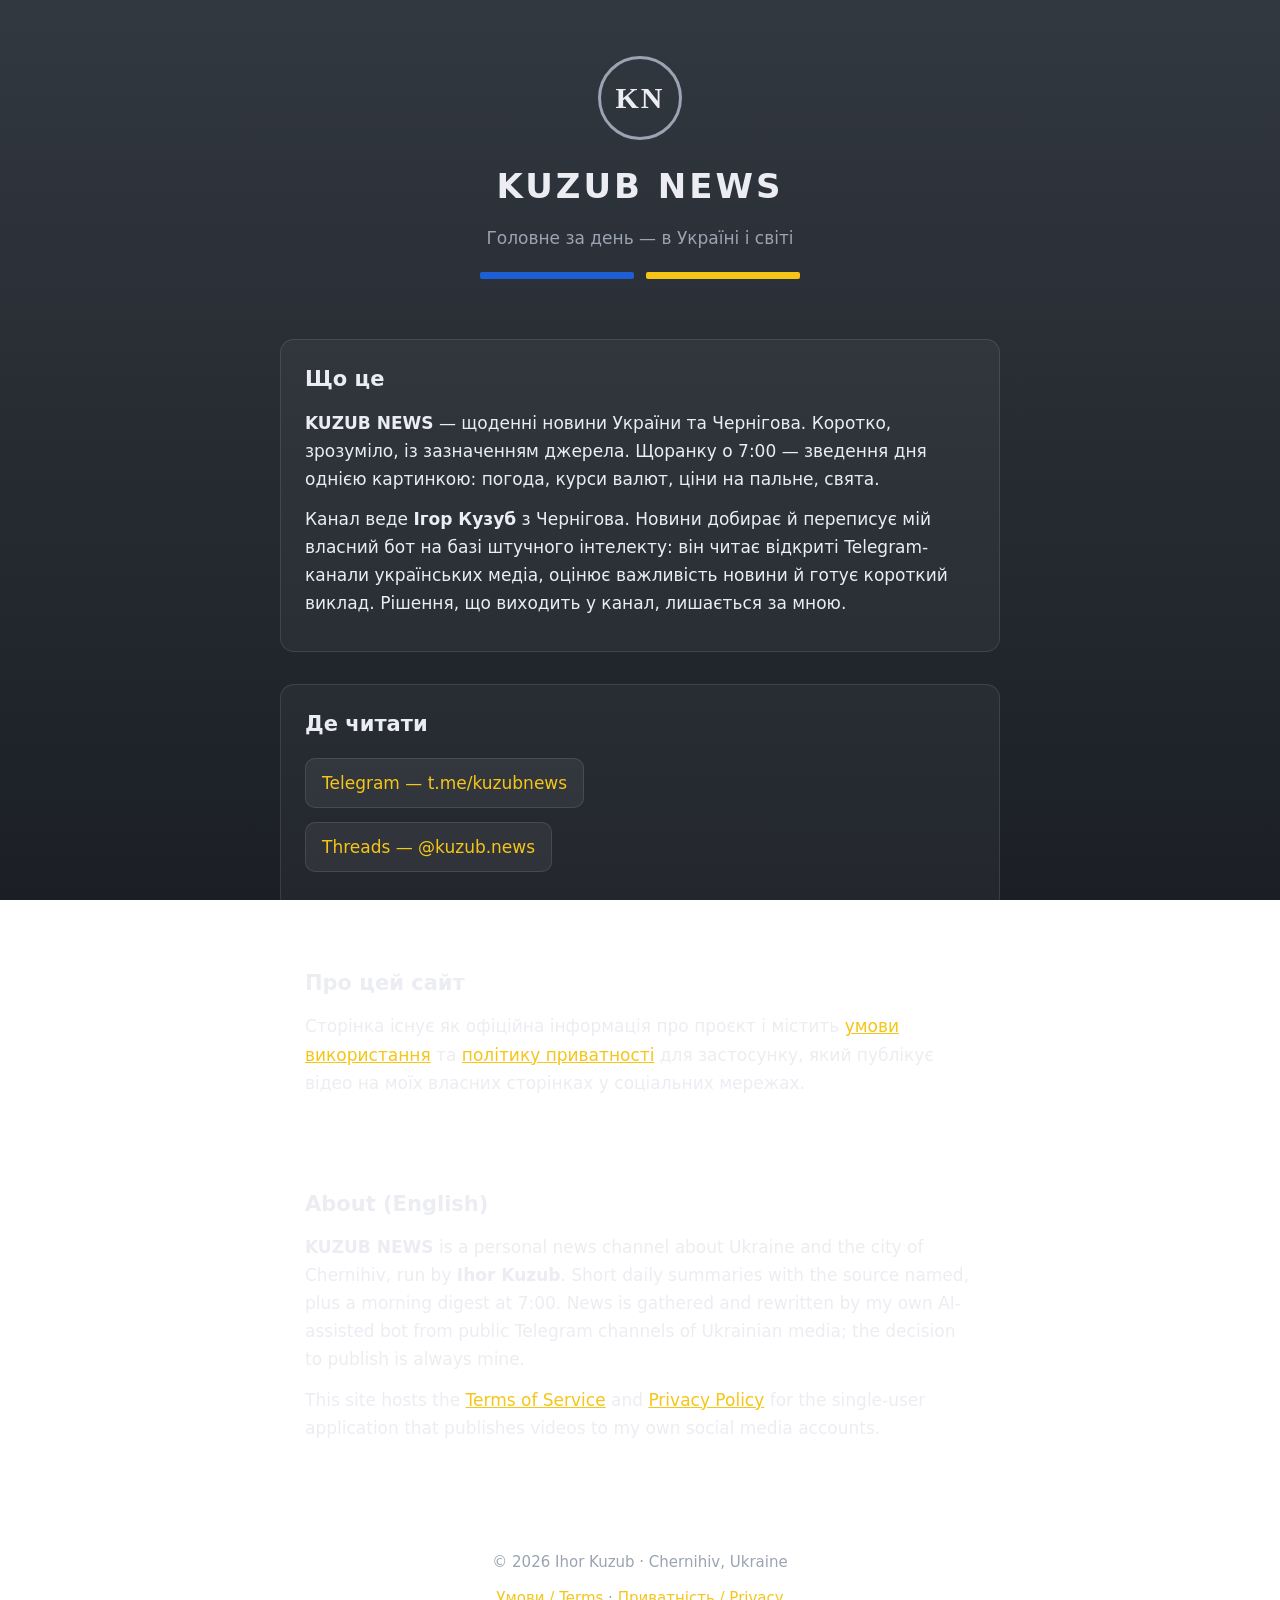
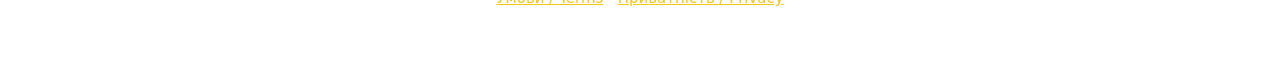
<file: index.html>
<!doctype html>
<html lang="uk">
<head>
<meta charset="utf-8">
<meta name="viewport" content="width=device-width, initial-scale=1">
<title>KUZUB NEWS</title>
<meta name="description" content="KUZUB NEWS — щоденні новини України та Чернігова в Telegram і Threads. Автор — Ігор Кузуб.">
<link rel="stylesheet" href="style.css">
</head>
<body>
<header>
  <div class="logo">KN</div>
  <h1>KUZUB NEWS</h1>
  <p class="tagline">Головне за день — в Україні і світі</p>
  <div class="stripe"><span></span><span></span></div>
</header>

<main>
  <section>
    <h2>Що це</h2>
    <p>
      <b>KUZUB NEWS</b> — щоденні новини України та Чернігова. Коротко, зрозуміло, із зазначенням джерела.
      Щоранку о 7:00 — зведення дня однією картинкою: погода, курси валют, ціни на пальне, свята.
    </p>
    <p>
      Канал веде <b>Ігор Кузуб</b> з Чернігова. Новини добирає й переписує мій власний бот на базі
      штучного інтелекту: він читає відкриті Telegram-канали українських медіа, оцінює важливість
      новини й готує короткий виклад. Рішення, що виходить у канал, лишається за мною.
    </p>
  </section>

  <section>
    <h2>Де читати</h2>
    <ul class="links">
      <li><a href="https://t.me/kuzubnews" rel="noopener">Telegram — t.me/kuzubnews</a></li>
      <li><a href="https://www.threads.com/@kuzub.news" rel="noopener">Threads — @kuzub.news</a></li>
    </ul>
  </section>

  <section>
    <h2>Про цей сайт</h2>
    <p>
      Сторінка існує як офіційна інформація про проєкт і містить
      <a href="terms.html">умови використання</a> та
      <a href="privacy.html">політику приватності</a> для застосунку, який публікує відео
      на моїх власних сторінках у соціальних мережах.
    </p>
  </section>

  <section lang="en">
    <h2>About (English)</h2>
    <p>
      <b>KUZUB NEWS</b> is a personal news channel about Ukraine and the city of Chernihiv, run by
      <b>Ihor Kuzub</b>. Short daily summaries with the source named, plus a morning digest at 7:00.
      News is gathered and rewritten by my own AI-assisted bot from public Telegram channels of
      Ukrainian media; the decision to publish is always mine.
    </p>
    <p>
      This site hosts the <a href="terms.html">Terms of Service</a> and
      <a href="privacy.html">Privacy Policy</a> for the single-user application that publishes
      videos to my own social media accounts.
    </p>
  </section>
</main>

<footer>
  <p>© 2026 Ihor Kuzub · Chernihiv, Ukraine</p>
  <p><a href="terms.html">Умови / Terms</a> · <a href="privacy.html">Приватність / Privacy</a></p>
</footer>
</body>
</html>
</file>
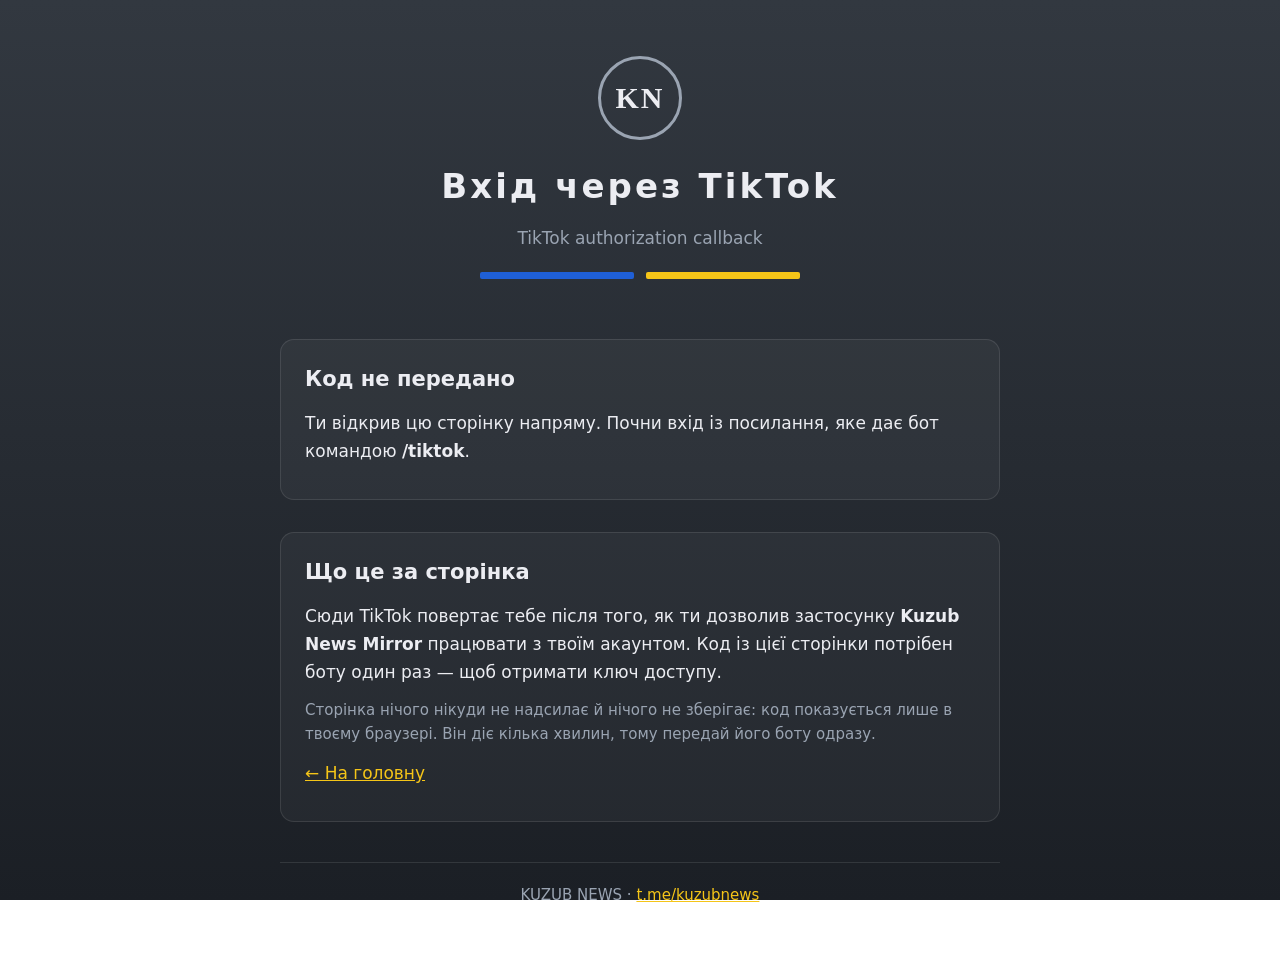
<file: callback.html>
<!doctype html>
<html lang="uk">
<head>
<meta charset="utf-8">
<meta name="viewport" content="width=device-width, initial-scale=1">
<meta name="robots" content="noindex, nofollow">
<title>Вхід через TikTok — KUZUB NEWS</title>
<meta name="description" content="Сторінка повернення після авторизації застосунку KUZUB NEWS Mirror у TikTok.">
<link rel="stylesheet" href="style.css">
<style>
  .code-box {
    margin: 14px 0;
    padding: 14px 16px;
    background: rgba(0, 0, 0, .25);
    border: 1px solid var(--line);
    border-radius: 10px;
    font: 15px/1.5 "Cascadia Mono", Consolas, "Courier New", monospace;
    word-break: break-all;
    user-select: all;
  }
  .btn {
    display: inline-block;
    padding: 11px 18px;
    border: 1px solid var(--line);
    border-radius: 10px;
    background: rgba(255, 255, 255, .06);
    color: var(--text);
    font: inherit;
    cursor: pointer;
  }
  .btn:hover { background: rgba(255, 255, 255, .12); }
  .ok { color: var(--yellow); }
  .err { color: #ff8e8e; }
  .hint { color: var(--dim); font-size: 15px; }
</style>
</head>
<body>
<header>
  <div class="logo">KN</div>
  <h1>Вхід через TikTok</h1>
  <p class="tagline">TikTok authorization callback</p>
  <div class="stripe"><span></span><span></span></div>
</header>

<main>
  <section id="result">
    <p class="hint">Зачекай секунду…</p>
  </section>

  <section>
    <h2>Що це за сторінка</h2>
    <p>Сюди TikTok повертає тебе після того, як ти дозволив застосунку
      <strong>Kuzub News Mirror</strong> працювати з твоїм акаунтом. Код із цієї сторінки
      потрібен боту один раз — щоб отримати ключ доступу.</p>
    <p class="hint">Сторінка нічого нікуди не надсилає й нічого не зберігає: код показується
      лише в твоєму браузері. Він діє кілька хвилин, тому передай його боту одразу.</p>
    <p><a href="index.html">← На головну</a></p>
  </section>
</main>

<footer>
  KUZUB NEWS · <a href="https://t.me/kuzubnews">t.me/kuzubnews</a>
</footer>

<script>
(function () {
  var box = document.getElementById('result');
  var p = new URLSearchParams(window.location.search);
  var code = p.get('code');
  var state = p.get('state');
  var err = p.get('error') || p.get('errCode');
  var errDesc = p.get('error_description') || p.get('errMsg');

  function esc(s) {
    return String(s).replace(/[&<>"']/g, function (c) {
      return { '&': '&amp;', '<': '&lt;', '>': '&gt;', '"': '&quot;', "'": '&#39;' }[c];
    });
  }

  if (err) {
    box.innerHTML =
      '<h2 class="err">Вхід не завершено</h2>' +
      '<p>TikTok повернув помилку:</p>' +
      '<div class="code-box">' + esc(err) + (errDesc ? '<br>' + esc(errDesc) : '') + '</div>' +
      '<p class="hint">Спробуй ще раз із посилання, яке дав бот. Якщо повторюється — надішли цей текст у чат.</p>';
    return;
  }

  if (!code) {
    box.innerHTML =
      '<h2>Код не передано</h2>' +
      '<p>Ти відкрив цю сторінку напряму. Почни вхід із посилання, яке дає бот командою ' +
      '<strong>/tiktok</strong>.</p>';
    return;
  }

  box.innerHTML =
    '<h2 class="ok">Готово — ось код</h2>' +
    '<p>Скопіюй його і надішли боту:</p>' +
    '<div class="code-box" id="code">' + esc(code) + '</div>' +
    '<p><button class="btn" id="copy" type="button">Копіювати код</button> ' +
    '<span class="hint" id="copied"></span></p>' +
    (state ? '<p class="hint">state: ' + esc(state) + '</p>' : '');

  document.getElementById('copy').addEventListener('click', function () {
    var note = document.getElementById('copied');
    var text = document.getElementById('code').textContent;
    function fallback() {
      var ta = document.createElement('textarea');
      ta.value = text;
      document.body.appendChild(ta);
      ta.select();
      try { document.execCommand('copy'); note.textContent = 'скопійовано'; }
      catch (e) { note.textContent = 'не вийшло — виділи та скопіюй вручну'; }
      document.body.removeChild(ta);
    }
    if (navigator.clipboard && navigator.clipboard.writeText) {
      navigator.clipboard.writeText(text).then(
        function () { note.textContent = 'скопійовано'; },
        fallback
      );
    } else {
      fallback();
    }
  });
})();
</script>
</body>
</html>
</file>
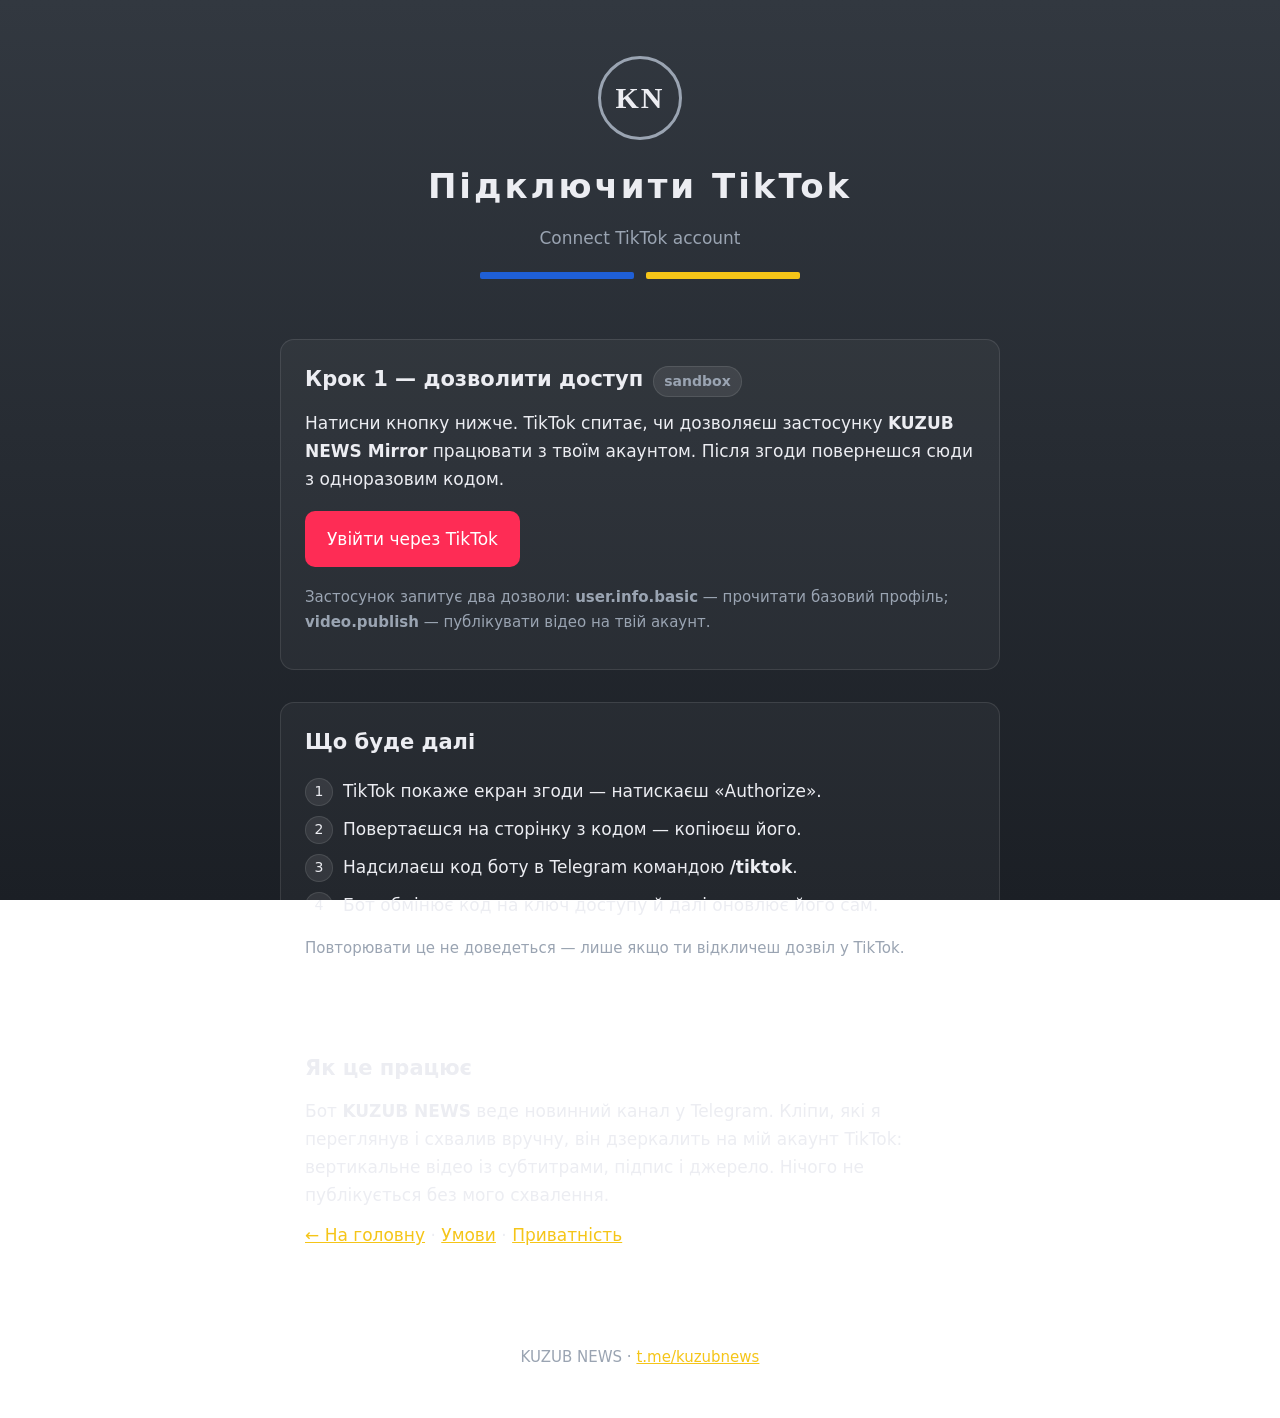
<file: connect.html>
<!doctype html>
<html lang="uk">
<head>
<meta charset="utf-8">
<meta name="viewport" content="width=device-width, initial-scale=1">
<meta name="robots" content="noindex, nofollow">
<title>Підключити TikTok — KUZUB NEWS</title>
<meta name="description" content="Підключення акаунта TikTok до застосунку KUZUB NEWS Mirror.">
<link rel="stylesheet" href="style.css">
<style>
  .tt-btn {
    display: inline-flex;
    align-items: center;
    gap: 10px;
    margin: 6px 0;
    padding: 14px 22px;
    border: none;
    border-radius: 10px;
    background: #fe2c55;
    color: #fff;
    font: 600 17px/1 inherit;
    text-decoration: none;
    cursor: pointer;
  }
  .tt-btn:hover { background: #e02449; color: #fff; }
  .env {
    display: inline-block;
    margin-left: 10px;
    padding: 3px 10px;
    border-radius: 20px;
    background: rgba(255, 255, 255, .08);
    border: 1px solid var(--line);
    color: var(--dim);
    font-size: 14px;
  }
  .steps { counter-reset: s; list-style: none; padding: 0; }
  .steps li {
    counter-increment: s;
    position: relative;
    padding-left: 38px;
    margin: 10px 0;
  }
  .steps li::before {
    content: counter(s);
    position: absolute;
    left: 0;
    top: 1px;
    width: 26px;
    height: 26px;
    border-radius: 50%;
    background: rgba(255, 255, 255, .08);
    border: 1px solid var(--line);
    display: grid;
    place-items: center;
    font-size: 14px;
  }
</style>
</head>
<body>
<header>
  <div class="logo">KN</div>
  <h1>Підключити TikTok</h1>
  <p class="tagline">Connect TikTok account</p>
  <div class="stripe"><span></span><span></span></div>
</header>

<main>
  <section>
    <h2>Крок 1 — дозволити доступ<span class="env" id="env">sandbox</span></h2>
    <p>Натисни кнопку нижче. TikTok спитає, чи дозволяєш застосунку
      <strong>KUZUB NEWS Mirror</strong> працювати з твоїм акаунтом. Після згоди повернешся
      сюди з одноразовим кодом.</p>
    <p><a class="tt-btn" id="login" href="#">Увійти через TikTok</a></p>
    <p class="updated">Застосунок запитує два дозволи:
      <strong>user.info.basic</strong> — прочитати базовий профіль;
      <strong>video.publish</strong> — публікувати відео на твій акаунт.</p>
  </section>

  <section>
    <h2>Що буде далі</h2>
    <ol class="steps">
      <li>TikTok покаже екран згоди — натискаєш «Authorize».</li>
      <li>Повертаєшся на сторінку з кодом — копіюєш його.</li>
      <li>Надсилаєш код боту в Telegram командою <strong>/tiktok</strong>.</li>
      <li>Бот обмінює код на ключ доступу й далі оновлює його сам.</li>
    </ol>
    <p class="updated">Повторювати це не доведеться — лише якщо ти відкличеш дозвіл у TikTok.</p>
  </section>

  <section>
    <h2>Як це працює</h2>
    <p>Бот <strong>KUZUB NEWS</strong> веде новинний канал у Telegram. Кліпи, які я переглянув
      і схвалив вручну, він дзеркалить на мій акаунт TikTok: вертикальне відео із субтитрами,
      підпис і джерело. Нічого не публікується без мого схвалення.</p>
    <p><a href="index.html">← На головну</a> ·
      <a href="terms.html">Умови</a> ·
      <a href="privacy.html">Приватність</a></p>
  </section>
</main>

<footer>
  KUZUB NEWS · <a href="https://t.me/kuzubnews">t.me/kuzubnews</a>
</footer>

<script>
(function () {
  // Ключі застосунку. Client key не є таємницею — він завжди видно в адресі входу.
  var KEYS = {
    sandbox: 'sbawnb3szxqxgzpmrp',
    production: ''            // заповнимо після схвалення застосунку
  };
  var REDIRECT = 'https://kuzubis.github.io/kuzubnews-site/callback.html';
  var SCOPES = 'user.info.basic,video.publish';

  // ?env=production перемикає на бойовий ключ, коли він з'явиться
  var env = new URLSearchParams(window.location.search).get('env') === 'production'
    ? 'production' : 'sandbox';
  document.getElementById('env').textContent = env;

  var key = KEYS[env];
  var btn = document.getElementById('login');

  if (!key) {
    btn.removeAttribute('href');
    btn.style.opacity = '.5';
    btn.style.cursor = 'not-allowed';
    btn.textContent = 'Ключ для цього режиму ще не прописано';
    return;
  }

  // Випадковий state — захист від підробленого повернення
  var state;
  try {
    var a = new Uint8Array(16);
    crypto.getRandomValues(a);
    state = Array.from(a, function (b) { return b.toString(16).padStart(2, '0'); }).join('');
  } catch (e) {
    state = String(Date.now()) + Math.random().toString(16).slice(2);
  }
  try { sessionStorage.setItem('kn_tt_state', state); } catch (e) {}

  btn.href = 'https://www.tiktok.com/v2/auth/authorize/'
    + '?client_key=' + encodeURIComponent(key)
    + '&scope=' + encodeURIComponent(SCOPES)
    + '&response_type=code'
    + '&redirect_uri=' + encodeURIComponent(REDIRECT)
    + '&state=' + encodeURIComponent(state)
    // Без цього TikTok мовчки пускає тих, хто вже давав дозвіл, і екран згоди не показується.
    // Для демо-відео заявки він обов'язковий — там мають бути видні обидва дозволи.
    + '&disable_auto_auth=1';
})();
</script>
</body>
</html>
</file>
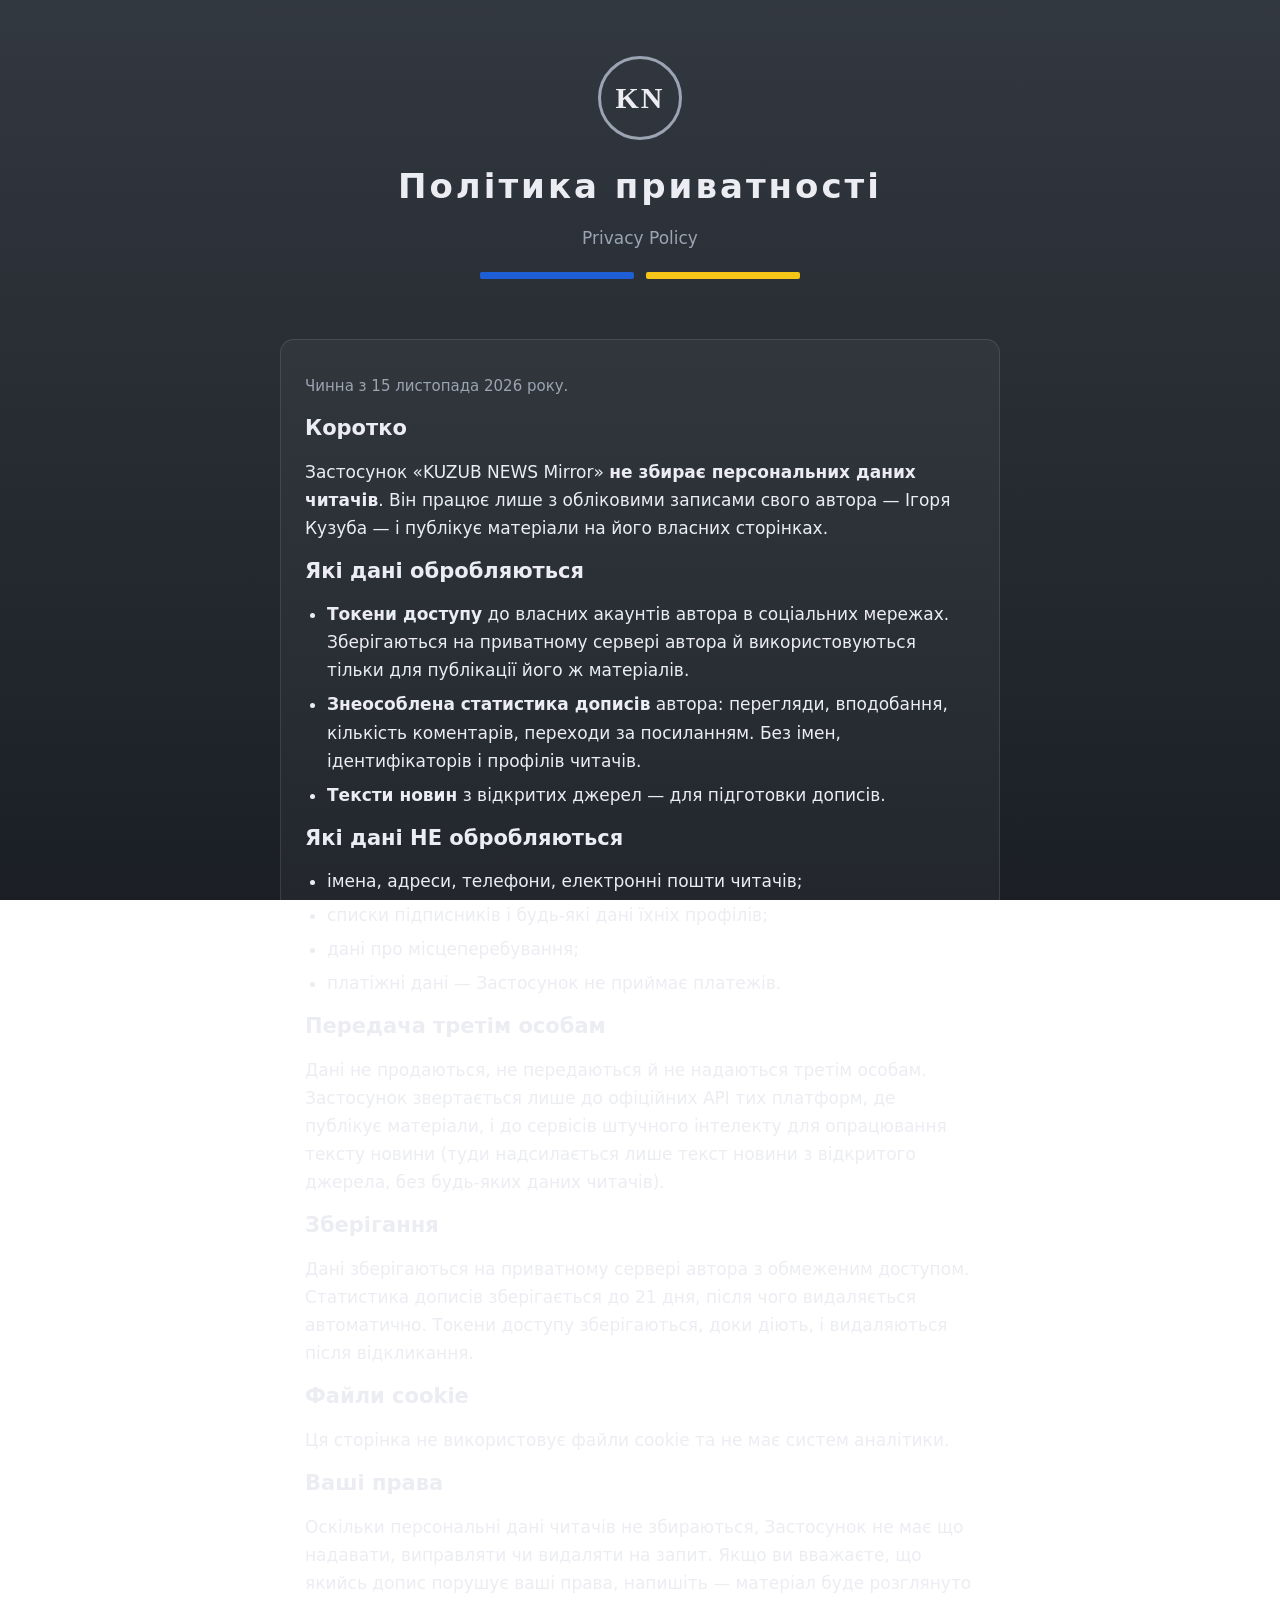
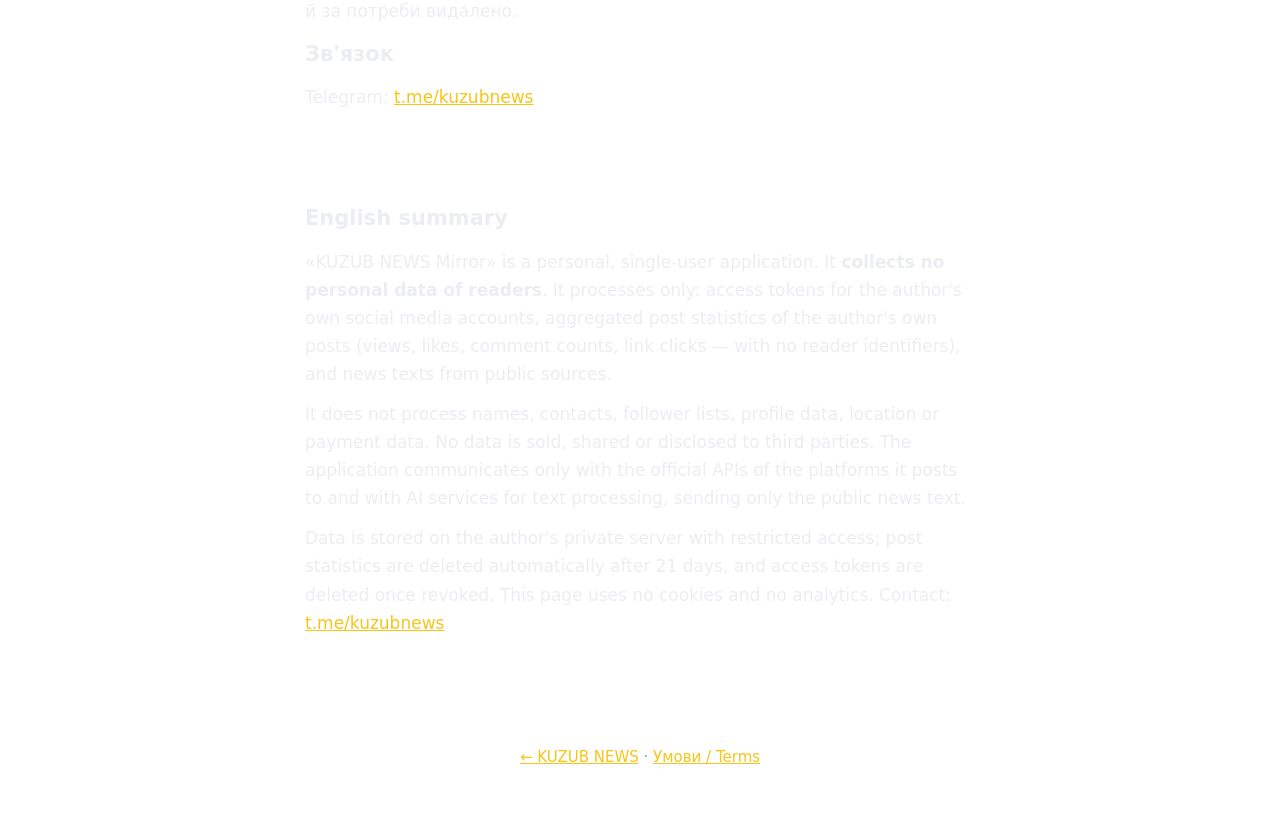
<file: privacy.html>
<!doctype html>
<html lang="uk">
<head>
<meta charset="utf-8">
<meta name="viewport" content="width=device-width, initial-scale=1">
<title>Політика приватності — KUZUB NEWS</title>
<meta name="description" content="Політика приватності застосунку KUZUB NEWS Mirror: які дані збираються і як використовуються.">
<link rel="stylesheet" href="style.css">
</head>
<body>
<header>
  <div class="logo">KN</div>
  <h1>Політика приватності</h1>
  <p class="tagline">Privacy Policy</p>
  <div class="stripe"><span></span><span></span></div>
</header>

<main>
  <section>
    <p class="updated">Чинна з 15 листопада 2026 року.</p>

    <h2>Коротко</h2>
    <p>
      Застосунок «KUZUB NEWS Mirror» <b>не збирає персональних даних читачів</b>. Він працює лише
      з обліковими записами свого автора — Ігоря Кузуба — і публікує матеріали на його власних
      сторінках.
    </p>

    <h2>Які дані обробляються</h2>
    <ul>
      <li><b>Токени доступу</b> до власних акаунтів автора в соціальних мережах. Зберігаються на
          приватному сервері автора й використовуються тільки для публікації його ж матеріалів.</li>
      <li><b>Знеособлена статистика дописів</b> автора: перегляди, вподобання, кількість коментарів,
          переходи за посиланням. Без імен, ідентифікаторів і профілів читачів.</li>
      <li><b>Тексти новин</b> з відкритих джерел — для підготовки дописів.</li>
    </ul>

    <h2>Які дані НЕ обробляються</h2>
    <ul>
      <li>імена, адреси, телефони, електронні пошти читачів;</li>
      <li>списки підписників і будь-які дані їхніх профілів;</li>
      <li>дані про місцеперебування;</li>
      <li>платіжні дані — Застосунок не приймає платежів.</li>
    </ul>

    <h2>Передача третім особам</h2>
    <p>
      Дані не продаються, не передаються й не надаються третім особам. Застосунок звертається лише
      до офіційних API тих платформ, де публікує матеріали, і до сервісів штучного інтелекту для
      опрацювання тексту новини (туди надсилається лише текст новини з відкритого джерела, без
      будь-яких даних читачів).
    </p>

    <h2>Зберігання</h2>
    <p>
      Дані зберігаються на приватному сервері автора з обмеженим доступом. Статистика дописів
      зберігається до 21 дня, після чого видаляється автоматично. Токени доступу зберігаються,
      доки діють, і видаляються після відкликання.
    </p>

    <h2>Файли cookie</h2>
    <p>Ця сторінка не використовує файли cookie та не має систем аналітики.</p>

    <h2>Ваші права</h2>
    <p>
      Оскільки персональні дані читачів не збираються, Застосунок не має що надавати, виправляти
      чи видаляти на запит. Якщо ви вважаєте, що якийсь допис порушує ваші права, напишіть —
      матеріал буде розглянуто й за потреби видалено.
    </p>

    <h2>Зв'язок</h2>
    <p>Telegram: <a href="https://t.me/kuzubnews" rel="noopener">t.me/kuzubnews</a></p>
  </section>

  <section lang="en">
    <h2>English summary</h2>
    <p>
      «KUZUB NEWS Mirror» is a personal, single-user application. It <b>collects no personal data
      of readers</b>. It processes only: access tokens for the author's own social media accounts,
      aggregated post statistics of the author's own posts (views, likes, comment counts, link
      clicks — with no reader identifiers), and news texts from public sources.
    </p>
    <p>
      It does not process names, contacts, follower lists, profile data, location or payment data.
      No data is sold, shared or disclosed to third parties. The application communicates only with
      the official APIs of the platforms it posts to and with AI services for text processing,
      sending only the public news text.
    </p>
    <p>
      Data is stored on the author's private server with restricted access; post statistics are
      deleted automatically after 21 days, and access tokens are deleted once revoked. This page
      uses no cookies and no analytics. Contact:
      <a href="https://t.me/kuzubnews" rel="noopener">t.me/kuzubnews</a>.
    </p>
  </section>
</main>

<footer>
  <p><a href="index.html">← KUZUB NEWS</a> · <a href="terms.html">Умови / Terms</a></p>
</footer>
</body>
</html>
</file>
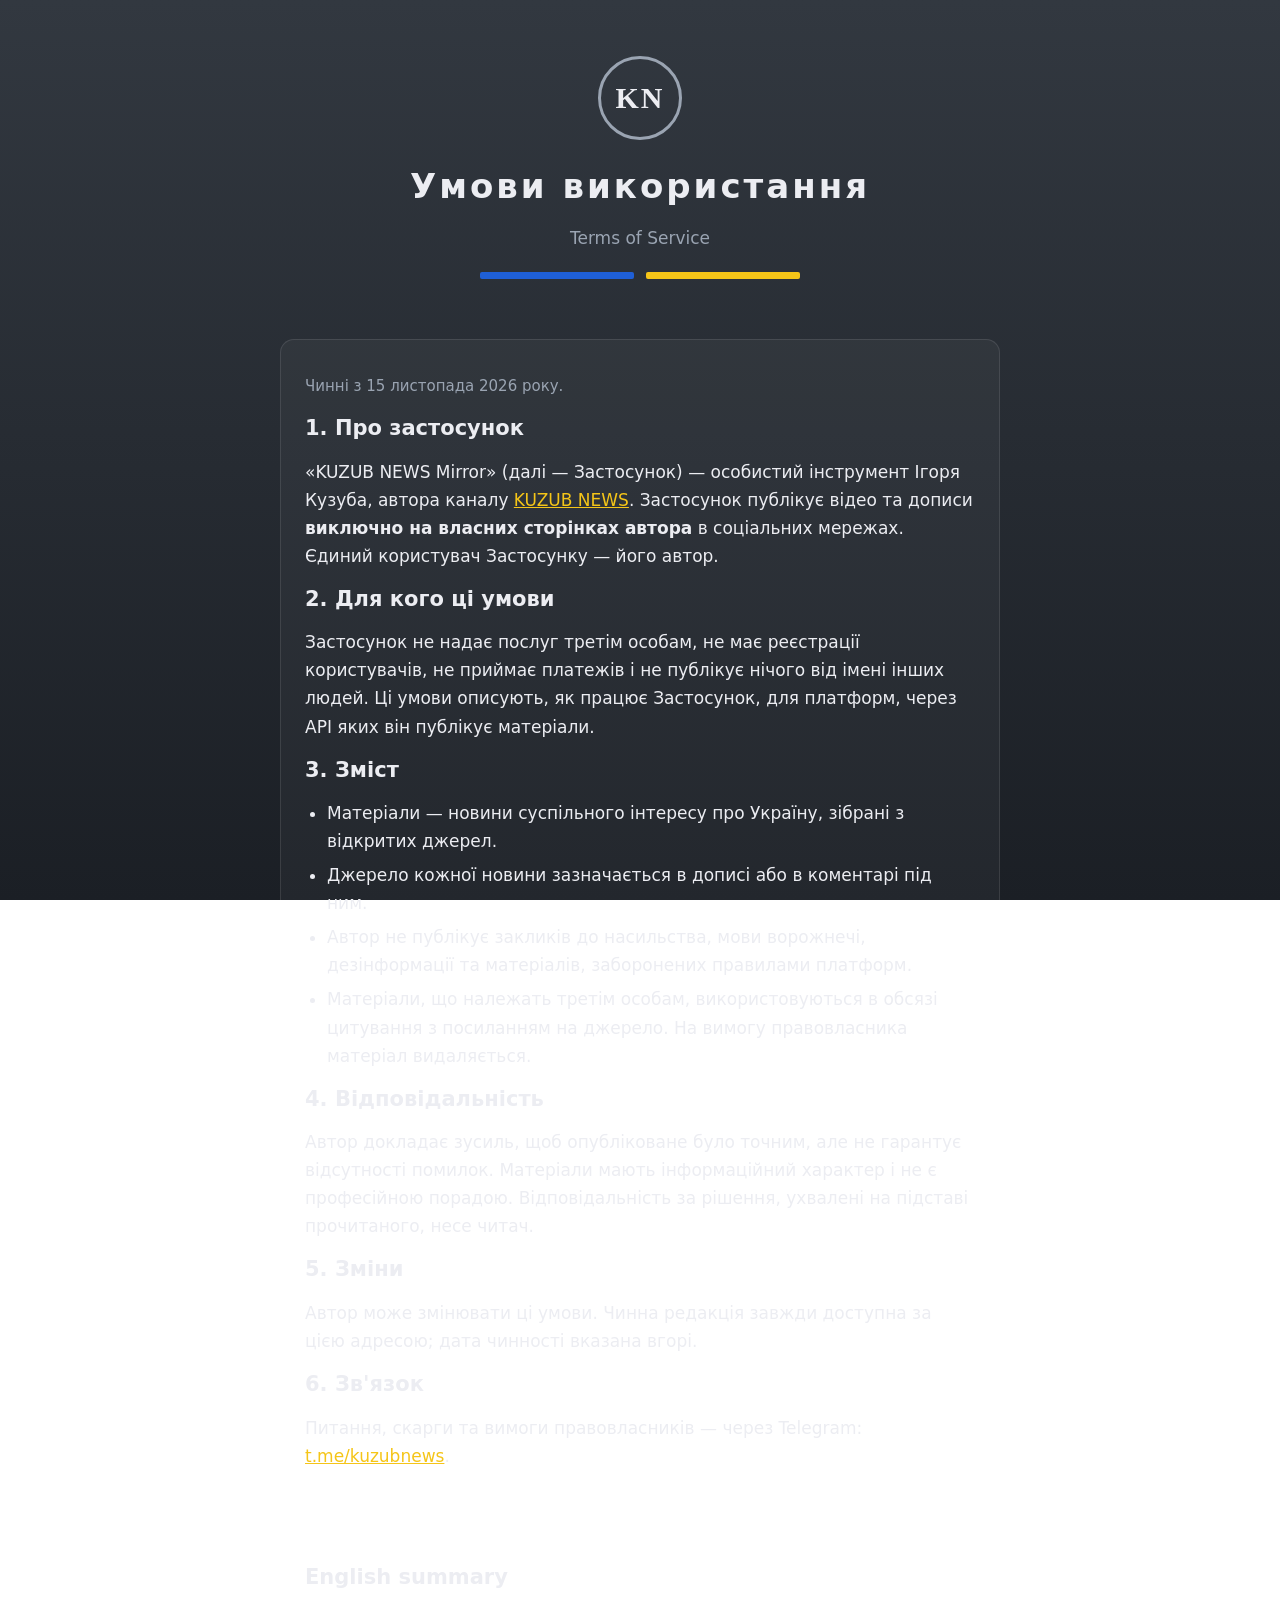
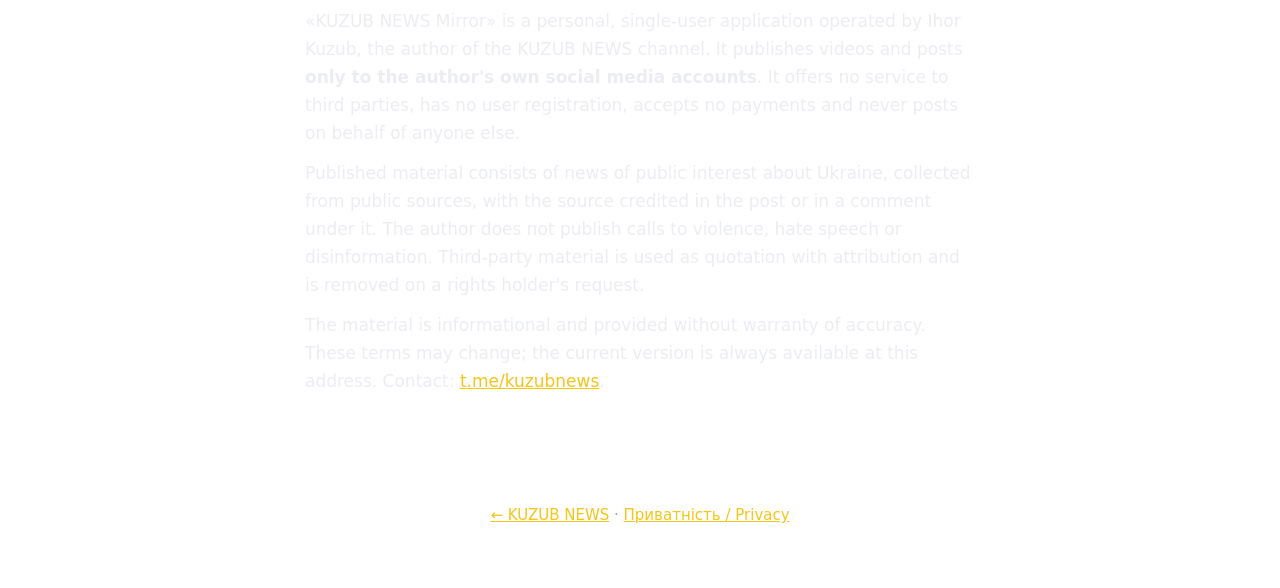
<file: terms.html>
<!doctype html>
<html lang="uk">
<head>
<meta charset="utf-8">
<meta name="viewport" content="width=device-width, initial-scale=1">
<title>Умови використання — KUZUB NEWS</title>
<meta name="description" content="Умови використання застосунку KUZUB NEWS Mirror.">
<link rel="stylesheet" href="style.css">
</head>
<body>
<header>
  <div class="logo">KN</div>
  <h1>Умови використання</h1>
  <p class="tagline">Terms of Service</p>
  <div class="stripe"><span></span><span></span></div>
</header>

<main>
  <section>
    <p class="updated">Чинні з 15 листопада 2026 року.</p>
    <h2>1. Про застосунок</h2>
    <p>
      «KUZUB NEWS Mirror» (далі — Застосунок) — особистий інструмент Ігоря Кузуба, автора каналу
      <a href="https://t.me/kuzubnews" rel="noopener">KUZUB NEWS</a>. Застосунок публікує відео та
      дописи <b>виключно на власних сторінках автора</b> в соціальних мережах. Єдиний користувач
      Застосунку — його автор.
    </p>

    <h2>2. Для кого ці умови</h2>
    <p>
      Застосунок не надає послуг третім особам, не має реєстрації користувачів, не приймає платежів
      і не публікує нічого від імені інших людей. Ці умови описують, як працює Застосунок, для
      платформ, через API яких він публікує матеріали.
    </p>

    <h2>3. Зміст</h2>
    <ul>
      <li>Матеріали — новини суспільного інтересу про Україну, зібрані з відкритих джерел.</li>
      <li>Джерело кожної новини зазначається в дописі або в коментарі під ним.</li>
      <li>Автор не публікує закликів до насильства, мови ворожнечі, дезінформації та матеріалів,
          заборонених правилами платформ.</li>
      <li>Матеріали, що належать третім особам, використовуються в обсязі цитування з посиланням
          на джерело. На вимогу правовласника матеріал видаляється.</li>
    </ul>

    <h2>4. Відповідальність</h2>
    <p>
      Автор докладає зусиль, щоб опубліковане було точним, але не гарантує відсутності помилок.
      Матеріали мають інформаційний характер і не є професійною порадою. Відповідальність за
      рішення, ухвалені на підставі прочитаного, несе читач.
    </p>

    <h2>5. Зміни</h2>
    <p>
      Автор може змінювати ці умови. Чинна редакція завжди доступна за цією адресою; дата чинності
      вказана вгорі.
    </p>

    <h2>6. Зв'язок</h2>
    <p>
      Питання, скарги та вимоги правовласників — через Telegram:
      <a href="https://t.me/kuzubnews" rel="noopener">t.me/kuzubnews</a>.
    </p>
  </section>

  <section lang="en">
    <h2>English summary</h2>
    <p>
      «KUZUB NEWS Mirror» is a personal, single-user application operated by Ihor Kuzub, the author
      of the KUZUB NEWS channel. It publishes videos and posts <b>only to the author's own social
      media accounts</b>. It offers no service to third parties, has no user registration, accepts
      no payments and never posts on behalf of anyone else.
    </p>
    <p>
      Published material consists of news of public interest about Ukraine, collected from public
      sources, with the source credited in the post or in a comment under it. The author does not
      publish calls to violence, hate speech or disinformation. Third-party material is used as
      quotation with attribution and is removed on a rights holder's request.
    </p>
    <p>
      The material is informational and provided without warranty of accuracy. These terms may
      change; the current version is always available at this address. Contact:
      <a href="https://t.me/kuzubnews" rel="noopener">t.me/kuzubnews</a>.
    </p>
  </section>
</main>

<footer>
  <p><a href="index.html">← KUZUB NEWS</a> · <a href="privacy.html">Приватність / Privacy</a></p>
</footer>
</body>
</html>
</file>
<file: style.css>
:root {
  --bg-top: #323840;
  --bg-bottom: #1b1f25;
  --text: #ecedf2;
  --dim: #9aa4b2;
  --blue: #1f5fd6;
  --yellow: #f5c518;
  --card: rgba(255, 255, 255, .04);
  --line: rgba(255, 255, 255, .1);
}

* { box-sizing: border-box; }

body {
  margin: 0;
  padding: 0 16px 48px;
  background: linear-gradient(180deg, var(--bg-top), var(--bg-bottom)) no-repeat;
  background-attachment: fixed;
  color: var(--text);
  font: 17px/1.65 -apple-system, "Segoe UI", Roboto, system-ui, sans-serif;
}

header {
  max-width: 720px;
  margin: 0 auto;
  padding: 56px 0 28px;
  text-align: center;
}

.logo {
  width: 84px;
  height: 84px;
  margin: 0 auto 18px;
  border: 3px solid var(--dim);
  border-radius: 50%;
  display: grid;
  place-items: center;
  font: 700 30px/1 Georgia, "Times New Roman", serif;
  letter-spacing: 2px;
  color: var(--text);
}

h1 {
  margin: 0;
  font-size: 34px;
  letter-spacing: 3px;
}

.tagline {
  margin: 10px 0 20px;
  color: var(--dim);
}

.stripe {
  display: flex;
  gap: 12px;
  max-width: 320px;
  margin: 0 auto;
}

.stripe span {
  height: 7px;
  flex: 1;
  border-radius: 2px;
}

.stripe span:first-child { background: var(--blue); }
.stripe span:last-child { background: var(--yellow); }

main {
  max-width: 720px;
  margin: 0 auto;
}

section {
  margin: 32px 0;
  padding: 22px 24px;
  background: var(--card);
  border: 1px solid var(--line);
  border-radius: 14px;
}

h2 {
  margin: 0 0 12px;
  font-size: 21px;
}

h3 {
  margin: 22px 0 8px;
  font-size: 18px;
}

p { margin: 12px 0; }

ul { margin: 12px 0; padding-left: 22px; }

li { margin: 6px 0; }

.links { list-style: none; padding: 0; }

.links a {
  display: inline-block;
  padding: 10px 16px;
  margin: 4px 0;
  background: rgba(255, 255, 255, .06);
  border: 1px solid var(--line);
  border-radius: 10px;
  text-decoration: none;
}

a { color: var(--yellow); }

a:hover { color: #fff; }

footer {
  max-width: 720px;
  margin: 40px auto 0;
  padding-top: 20px;
  border-top: 1px solid var(--line);
  color: var(--dim);
  font-size: 15px;
  text-align: center;
}

.updated { color: var(--dim); font-size: 15px; }

@media (max-width: 520px) {
  h1 { font-size: 27px; }
  section { padding: 18px 16px; }
}
</file>
